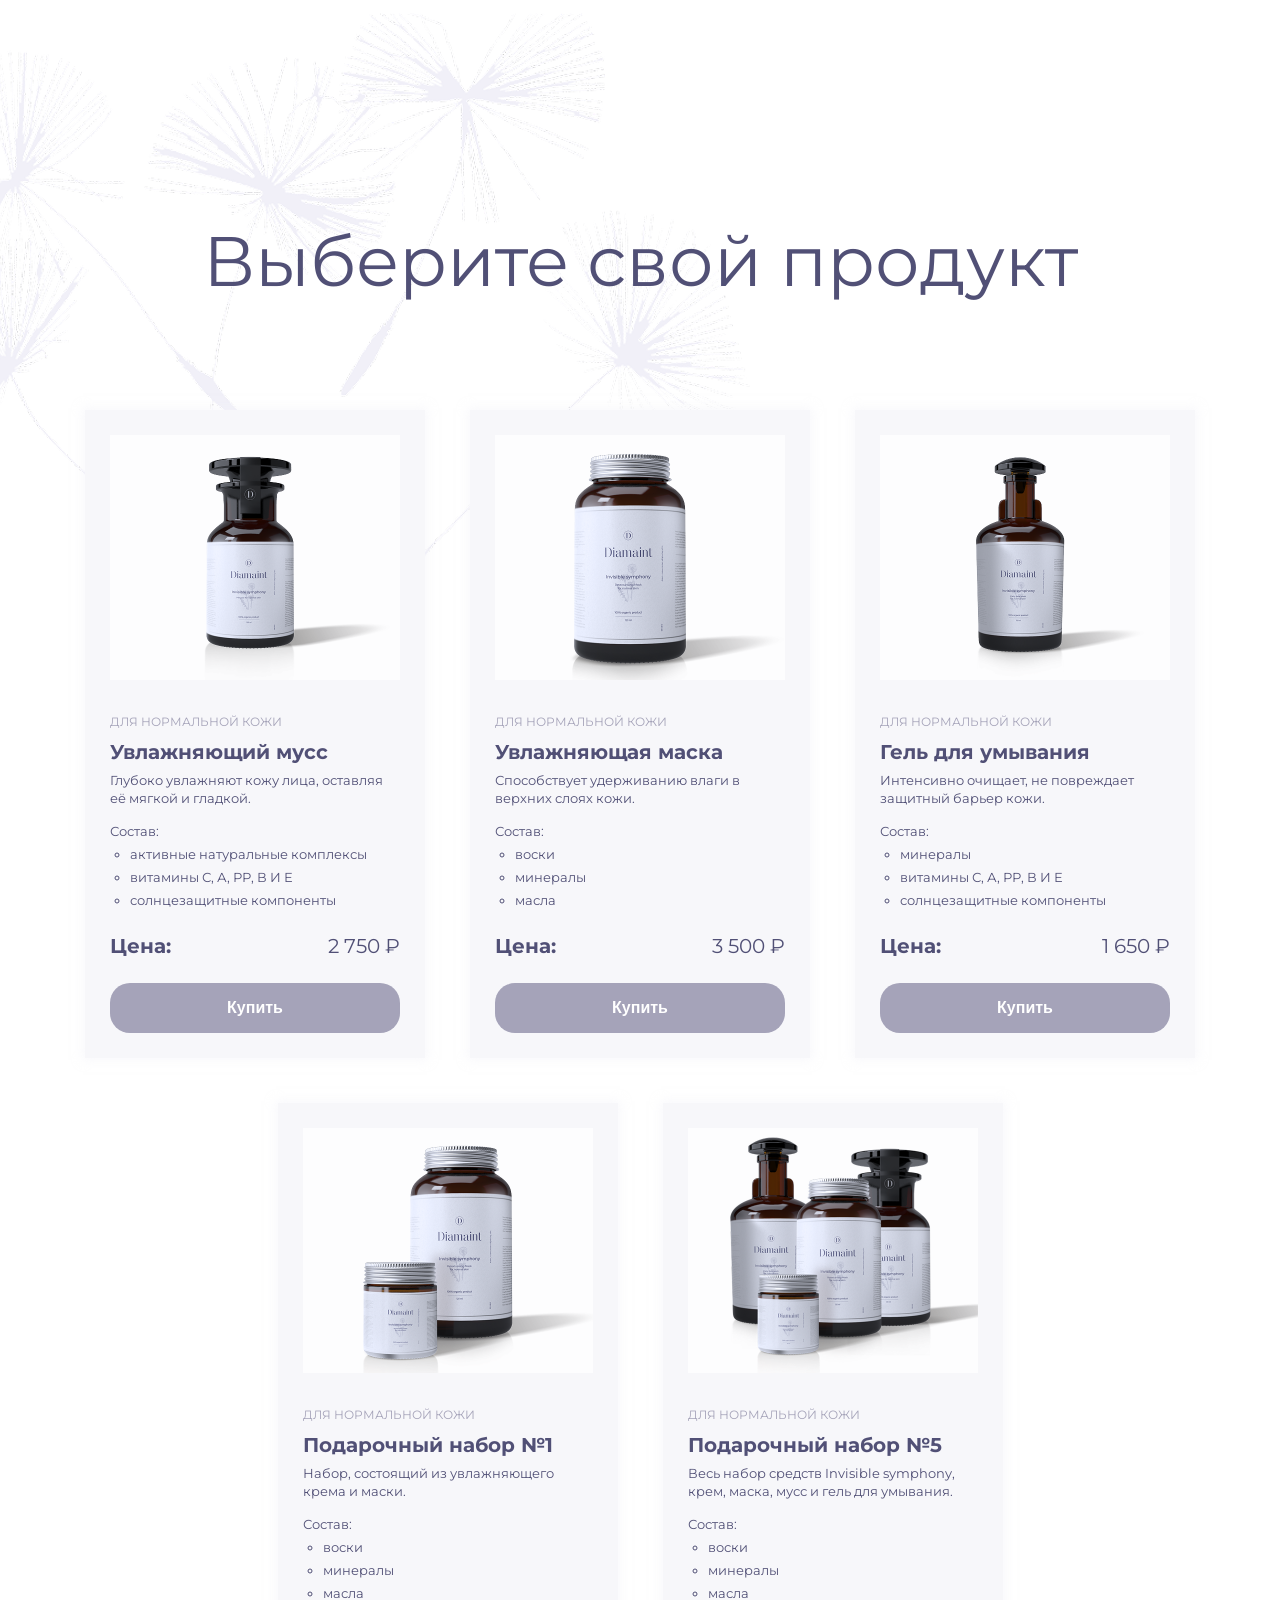
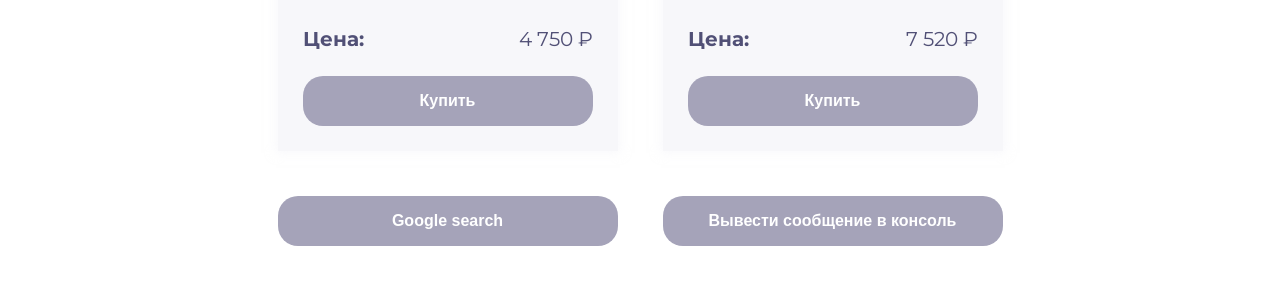
<file: index.html>
<!DOCTYPE html>
<html lang="ru">

<head>
  <meta charset="UTF-8">
  <meta name="viewport" content="width=device-width, initial-scale=1.0">
  <title>Lev Abdulative</title>
  <link rel="icon" href="images/favicon_LPC.png" type="image/png">
  <link rel="stylesheet" href="style.css">

  <link rel="preconnect" href="https://fonts.googleapis.com">
  <link rel="preconnect" href="https://fonts.gstatic.com" crossorigin>
  <link href="https://fonts.googleapis.com/css2?family=Montserrat:wght@300;400;500;600;700&display=swap"
    rel="stylesheet">
</head>

<body>
  <main class="main">
    <div class="container">
      <h1 class="title">Выберите свой продукт</h1>
      <img class="img-bg" src="images\dandelions_bg.png" alt="Фоновое изображение">
      <!-- СПИСОК ТОВАРОВ -->
      <ul class="products">

        <!-- (1)карточка первого товара -->
        <li class="products__item card">
          <img class="card__image" src="images\moisturizing_mousse.png" alt="Увлажняющий мусс">
          <span class="card__category">для нормальной кожи</span>
          <h2 class="card__name">Увлажняющий мусс</h2>
          <p class="card__description">Глубоко увлажняют кожу лица, оставляя её мягкой и гладкой.</p>

          <div class="card__compound compound">
            <span class="compound__title">Состав:</span>
            <ul class="compound__list">
              <li>активные натуральные комплексы</li>
              <li>витамины С, А, РР, В И Е</li>
              <li>солнцезащитные компоненты</li>
            </ul>
          </div>

          <div class="card__price">
            <b>Цена:</b>
            <span>2 750 &#8381;</span>
          </div>

          <button class="card__button">Купить</button>

        </li>

        <!-- (2)карточка второго товара -->
        <li class="products__item card">
          <img class="card__image" src="images\moisturizing_mask.png" alt="Увлажняющая маска" width="200" height="200">
          <span class="card__category">для нормальной кожи</span>
          <h2 class="card__name">Увлажняющая маска</h2>
          <p class="card__description">Способствует удерживанию влаги в верхних слоях кожи.</p>

          <div class="card__compound compound">
            <span class="compound__title">Состав:</span>
            <ul class="compound__list">
              <li>воски</li>
              <li>минералы</li>
              <li>масла</li>
            </ul>
          </div>
          <div class="card__price">
            <b>Цена:</b>
            <span>3 500 &#8381;</span>
          </div>

          <button class="card__button">Купить</button>

        </li>

        <!-- (3)карточка третьего товара -->
        <li class="products__item card">
          <img class="card__image" src="images\cleansing_gel.png" alt="Гель для умывания" width="200" height="200">
          <span class="card__category ">для нормальной кожи</span>
          <h2 class="card__name">Гель для умывания</h2>
          <p class="card__description">Интенсивно очищает, не повреждает защитный барьер кожи.</p>
          <div class="card__compound compound">
            <span class="compound__title">Состав:</span>
            <ul class="compound__list">
              <li>минералы</li>
              <li>витамины С, А, РР, В И Е</li>
              <li>солнцезащитные компоненты</li>
            </ul>
          </div>
          <div class="card__price">
            <b>Цена:</b>
            <span>1 650 &#8381;</span>
          </div>

          <button class="card__button">Купить</button>

        </li>

        <!-- (4)карточка четвертого товара -->
        <li class="products__item card">
          <img class="card__image" src="images\gift_set_1.png" alt="Подарочный набор №1" width="200" height="200">
          <span class="card__category">для нормальной кожи</span>
          <h2 class="card__name">Подарочный набор №1</h2>
          <p class="card__description">Набор, состоящий из увлажняющего крема и маски.</p>
          <div class="card__compound compound">
            <span class="compound__title">Состав:</span>
            <ul class="compound__list">
              <li>воски</li>
              <li>минералы</li>
              <li>масла</li>
            </ul>
          </div>
          <div class="card__price">
            <b>Цена:</b>
            <span>4 750 &#8381;</span>
          </div>

          <button class="card__button">Купить</button>

        </li>

        <!-- (5)карточка пятого товара -->
        <li class="products__item card">
          <img class="card__image" src="images\gift_set_5.png" alt="Подарочный набор №5" width="200" height="200">
          <span class="card__category ">для нормальной кожи</span>
          <h2 class="card__name">Подарочный набор №5</h2>
          <p class="card__description">Весь набор средств Invisible symphony, крем, маска, мусс и гель для
            умывания.</p>
          <div class="card__compound compound">
            <span class="compound__title">Состав:</span>
            <ul class="compound__list">
              <li>воски</li>
              <li>минералы</li>
              <li>масла</li>
            </ul>
          </div>
          <div class="card__price">
            <b>Цена:</b>
            <span>7 520 &#8381;</span>
          </div>

          <button class="card__button">Купить</button>

        </li>

      </ul>
    </div>

    <div class="buttons container">
      <button id="open-google">Google search</button>
      <button id="output-console-log">Вывести сообщение в консоль</button>
    </div>

  </main>

  <script src="homework-7.js"></script>
  <script src="main.js"></script>

</body>

</html>
</file>
<file: style.css>
*,
*::before,
*::after {
  box-sizing: border-box;
  margin: 0;
  padding: 0;
}

body {
  padding: 0;
  font-family: 'montserrat', sans-serif;
  list-style-type: none;
  color: #515076;
  background: #FFFFFF;
}

.clear-list {
  list-style: none;
  margin: 0;
  padding: 0;
}

/* COMPOUND */

.compound__list {
  padding-left: 20px;
  display: flex;
  flex-direction: column;
  gap: 5px;
}

.compound {
  font-size: 13px;
  line-height: 18px;
  display: flex;
  flex-direction: column;
  gap: 5px;
}

/* CARD */

.card__image {
  width: 290px;
  height: 245px;
  margin-bottom: 30px;
}

.card__category {
  display: block;
  font-size: 12px;
  line-height: 24px;
  font-weight: 400;
  color: #A5A3B9;
  margin-bottom: 5px;
  text-transform: uppercase;
}

.card__name {
  font-size: 20px;
  font-weight: 700;
  line-height: 27px;
  margin-bottom: 5px;
}

.card__description {
  font-size: 13px;
  line-height: 18px;
  margin-bottom: 15px;
}

.card__compound {
  margin-bottom: 25px;
}

.card__price {
  font-weight: 700;
  font-size: 20px;
  display: flex;
  justify-content: space-between;
  font-weight: normal;
  margin-bottom: 25px;
}

.card__button:hover {
  background: #504e98;
}

.card__button {
  width: 100%;
  height: 50px;
  background: #A5A3B9;
  border-radius: 20px;
  border: none;
  font-weight: 700;
  font-size: 16px;
  line-height: 22px;
  color: #FFFFFF;
  cursor: pointer;
}

.card:hover {
  box-shadow: 0 4px 8px rgba(0, 0, 0, 0.2);
  background-color: #c8c6e6;
}

.card {
  background: #F7F7FA;
  box-shadow: 0 0 10px 2px rgba(242, 242, 247, 0.5);
  padding: 25px;
  box-sizing: border-box;
  display: flex;
  flex-direction: column;
}

/* PRODUCTS */

.products__item {
  width: 340px;
}

.products {
  display: flex;
  flex-wrap: wrap;
  justify-content: center;
  gap: 45px;
  font-weight: 400;
  line-height: 24px;
  margin-bottom: 45px;
}

/* BUTTONS */

#open-google:hover,
#output-console-log:hover {
  background: #504e98;
}

#open-google,
#output-console-log {
  height: 50px;
  background: #A5A3B9;
  border-radius: 20px;
  border: none;
  font-weight: 700;
  font-size: 16px;
  line-height: 22px;
  color: #FFFFFF;
  cursor: pointer;
  width: 340px;
}

.buttons {
  display: flex;
  justify-content: center;
  gap: 45px;
  margin-bottom: 45px;
}

.card__button--second-color {
  background-color: #504e98;
}

/*  */

.main {
  padding-top: 222px;
}

.title {
  margin-bottom: 110px;
  font-size: 70px;
  line-height: 78px;
  font-weight: 400;
  text-align: center;
}


.img-bg {
  position: absolute;
  top: 0;
  left: 0;
  width: 790px;
  height: 697px;
  object-fit: cover;
  z-index: -1;
}
</file>
